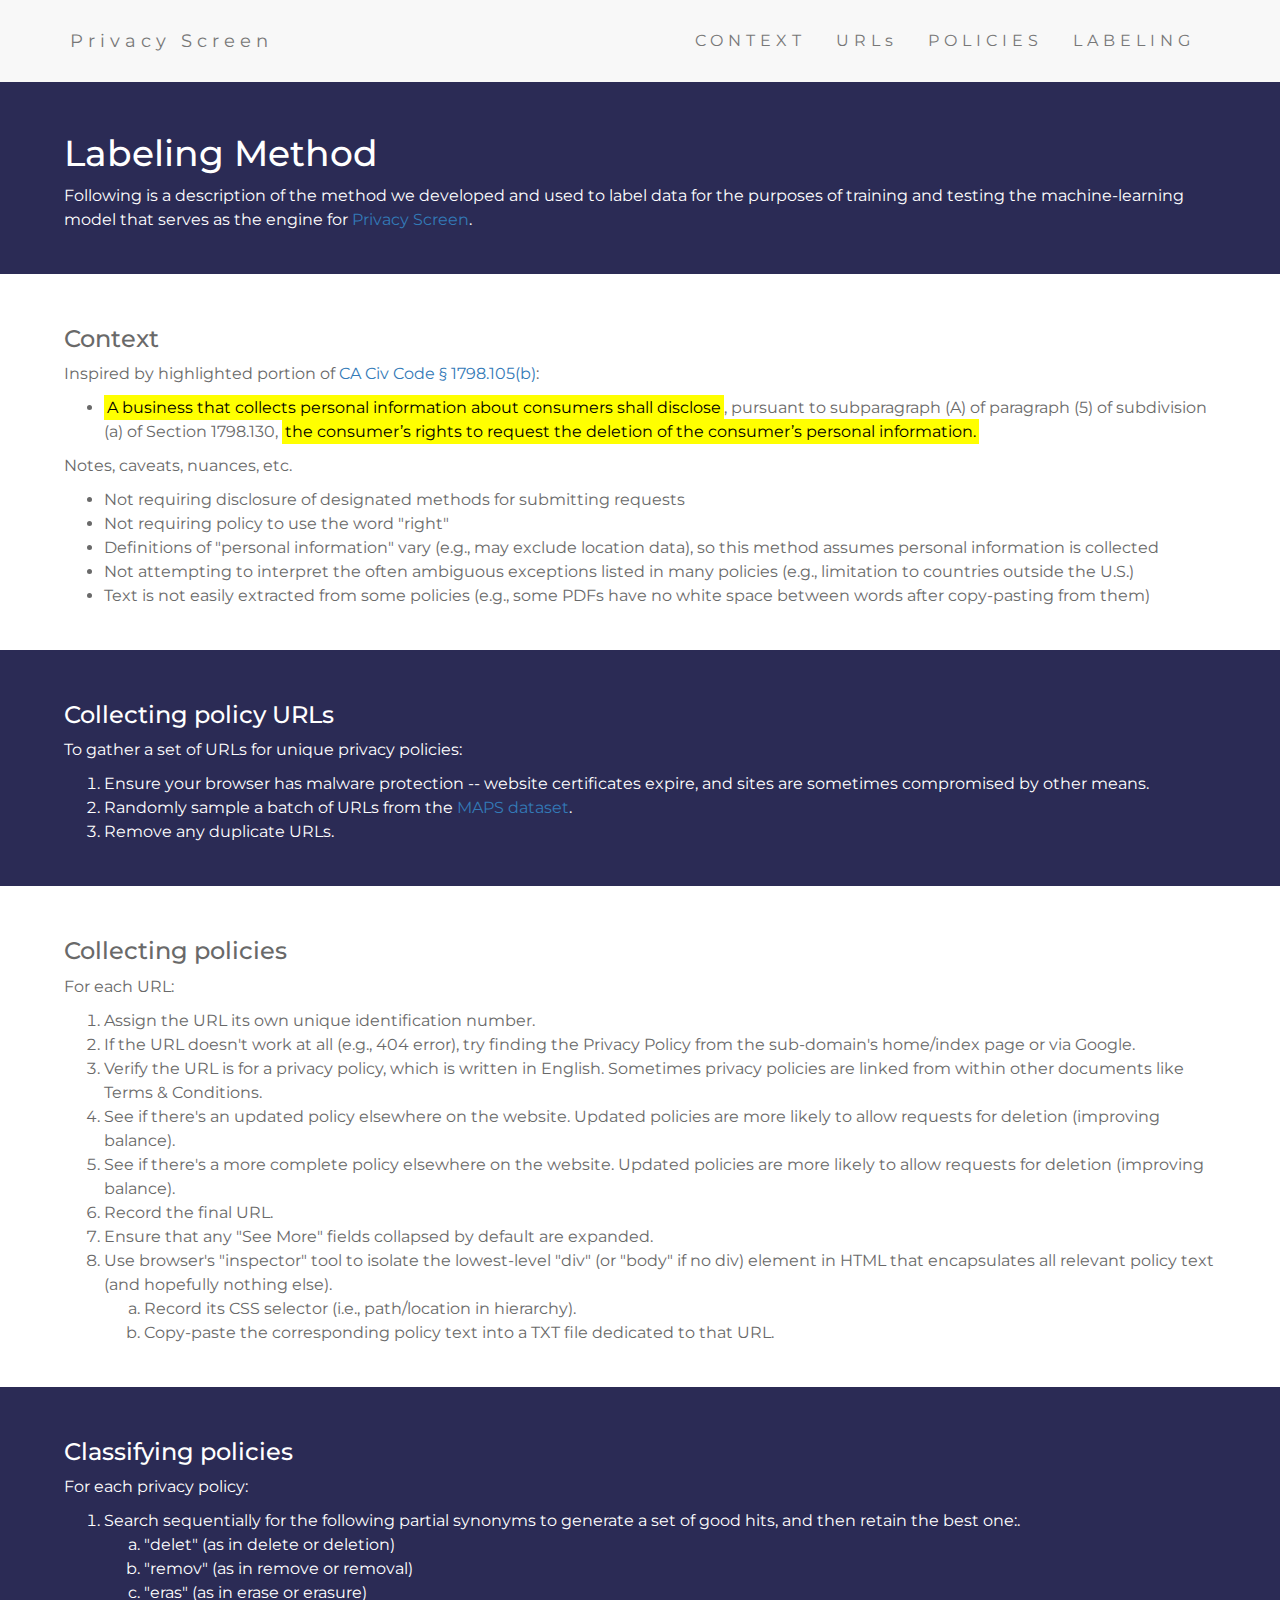
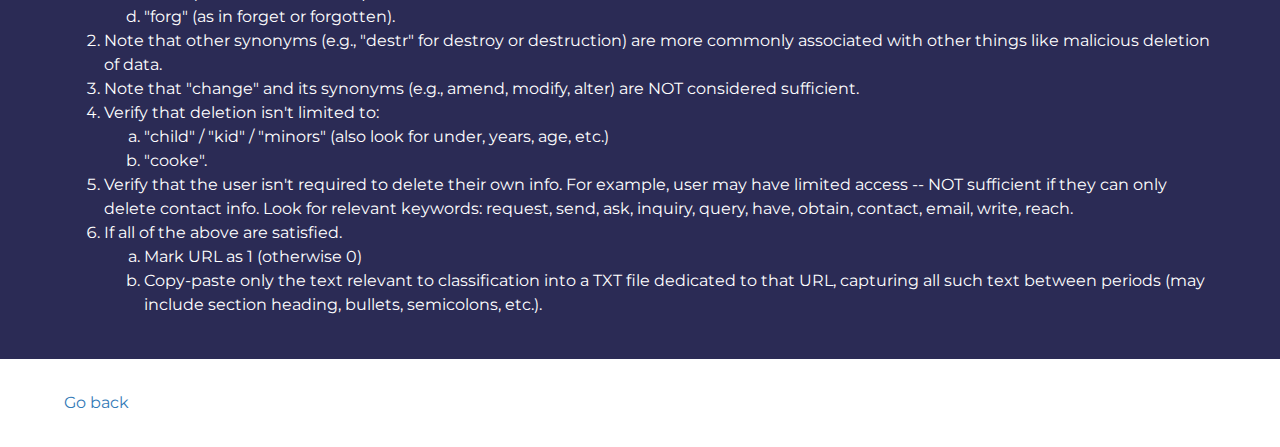
<file: method.html>
<!-- Using Bootstrap 3 (rather than 4) to support IE8-9 -->
<!-- https://www.w3schools.com/bootstrap/default.asp -->
<!-- https://www.w3schools.com/bootstrap/bootstrap_theme_me.asp -->
<!-- https://www.w3schools.com/howto/howto_js_navbar_sticky.asp -->

<!DOCTYPE html>
<html lang="en">

<head>
  <title>Privacy Screen</title>
  <meta charset="utf-8">
  <meta name="viewport" content="width=device-width, initial-scale=1">
  <link rel="stylesheet" href="https://maxcdn.bootstrapcdn.com/bootstrap/3.4.1/css/bootstrap.min.css">
  <link rel="stylesheet" href="https://fonts.googleapis.com/css?family=Montserrat">
  <link rel="stylesheet" href="ps.css" type="text/css">
  <!-- <style>
  </style> -->
</head>

<body>
<nav class="navbar navbar-default">
  <div class="container">
    <div class="navbar-header">
      <button type="button" class="navbar-toggle" data-toggle="collapse" data-target="#myNavbar">
        <span class="icon-bar"></span>
        <span class="icon-bar"></span>
        <span class="icon-bar"></span>
      </button>
      <a class="navbar-brand" href="index.html">Privacy Screen</a>
    </div>
    <div class="collapse navbar-collapse" id="myNavbar">
      <ul class="nav navbar-nav navbar-right">
        <li><a href="#context">CONTEXT</a></li>
        <li><a href="#urls">URLs</a></li>
        <li><a href="#policies">POLICIES</a></li>
        <li><a href="#labeling">LABELING</a></li>
      </ul>
    </div>
  </div>
</nav>

<section id="heading">
  <div class="container-fluid bg-dark text-left">
    <h1 class="margin">Labeling Method</h1>
    <p>Following is a description of the method we developed and used to label data for the purposes of training and testing the machine-learning model that serves as the engine for <a href="http://ccpa-env.eba-fmagdcnc.us-east-2.elasticbeanstalk.com">Privacy Screen</a>.</p>
  </div>
</section>

<section id="context">
  <div class="container-fluid bg-light text-left">
    <h3 class="margin">Context</h3>
    <p>Inspired by highlighted portion of <a href="https://leginfo.legislature.ca.gov/faces/codes_displayText.xhtml?division=3.&part=4.&lawCode=CIV&title=1.81.5.">CA Civ Code § 1798.105(b)</a>:</p>
    <ul>
      <li><mark>A business that collects personal information about consumers shall disclose</mark>, pursuant to subparagraph (A) of paragraph (5) of subdivision (a) of Section 1798.130, <mark>the consumer’s rights to request the deletion of the consumer’s personal information.</mark></li>
    </ul>
    <p>Notes, caveats, nuances, etc.</p>
    <ul>
      <li>Not requiring disclosure of designated methods for submitting requests</li>
      <li>Not requiring policy to use the word "right"</li>
      <li>Definitions of "personal information" vary (e.g., may exclude location data), so this method assumes personal information is collected</li>
      <li>Not attempting to interpret the often ambiguous exceptions listed in many policies (e.g., limitation to countries outside the U.S.)</li>
      <li>Text is not easily extracted from some policies (e.g., some PDFs have no white space between words after copy-pasting from them)</li>
    </ul>
  </div>
</section>

<section id="urls">
  <div class="container-fluid bg-dark text-left">
    <h3 class="margin">Collecting policy URLs</h3>
    <p>To gather a set of URLs for unique privacy policies:</p>
    <ol>
      <li>Ensure your browser has malware protection -- website certificates expire, and sites are sometimes compromised by other means.</li>
      <li>Randomly sample a batch of URLs from the <a href="https://www.usableprivacy.org/data">MAPS dataset</a>.</li>
      <li>Remove any duplicate URLs.</li>
    </ol>
  </div>
</section>

<section id="policies">
  <div class="container-fluid bg-light text-left">
    <h3 class="margin">Collecting policies</h3>
    <p>For each URL:</p>
    <ol>
      <li>Assign the URL its own unique identification number.</li>
      <li>If the URL doesn't work at all (e.g., 404 error), try finding the Privacy Policy from the sub-domain's home/index page or via Google.</li>
      <li>Verify the URL is for a privacy policy, which is written in English. Sometimes privacy policies are linked from within other documents like Terms & Conditions.</li>
      <li>See if there's an updated policy elsewhere on the website. Updated policies are more likely to allow requests for deletion (improving balance).</li>
      <li>See if there's a more complete policy elsewhere on the website. Updated policies are more likely to allow requests for deletion (improving balance).</li>
      <li>Record the final URL.</li>
      <li>Ensure that any "See More" fields collapsed by default are expanded.</li>
      <li>Use browser's "inspector" tool to isolate the lowest-level "div" (or "body" if no div) element in HTML that encapsulates all relevant policy text (and hopefully nothing else).
        <ol type='a'>
          <li>Record its CSS selector (i.e., path/location in hierarchy).</li>
          <li>Copy-paste the corresponding policy text into a TXT file dedicated to that URL.</li>
        </ol>
      </li>
    </ol>
  </div>
</section>

<section id="labeling">
  <div class="container-fluid bg-dark text-left">
    <h3 class="margin">Classifying policies</h3>
    <p>For each privacy policy:</p>
    <ol>
      <li>Search sequentially for the following partial synonyms to generate a set of good hits, and then retain the best one:.
        <ol type='a'>
          <li>"delet" (as in delete or deletion)</li>
          <li>"remov" (as in remove or removal)</li>
          <li>"eras" (as in erase or erasure)</li>
          <li>"forg" (as in forget or forgotten).</li>
        </ol>
      </li>
      <li>Note that other synonyms (e.g., "destr" for destroy or destruction) are more commonly associated with other things like malicious deletion of data.</li>
      <li>Note that "change" and its synonyms (e.g., amend, modify, alter) are NOT considered sufficient.</li>
      <li>Verify that deletion isn't limited to:
        <ol type='a'>
          <li>"child" / "kid" / "minors" (also look for under, years, age, etc.)</li>
          <li>"cooke".</li>
        </ol>
      </li>
      <li>Verify that the user isn't required to delete their own info. For example, user may have limited access -- NOT sufficient if they can only delete contact info. Look for relevant keywords: request, send, ask, inquiry, query, have, obtain, contact, email, write, reach.</li>
      <li>If all of the above are satisfied.
        <ol type="a">
          <li>Mark URL as 1 (otherwise 0)</li>
          <li>Copy-paste only the text relevant to classification into a TXT file dedicated to that URL, capturing all such text between periods (may include section heading, bullets, semicolons, etc.).</li>
        </ol>
      </li>
    </ol>
  </div>
</section>

<div class="container-fluid bg-light text-left">
  <a href="index.html">Go back</a>
</div>

<script src="https://ajax.googleapis.com/ajax/libs/jquery/3.4.1/jquery.min.js"></script>
<script src="https://maxcdn.bootstrapcdn.com/bootstrap/3.4.1/js/bootstrap.min.js"></script>

</body>
</html>
</file>
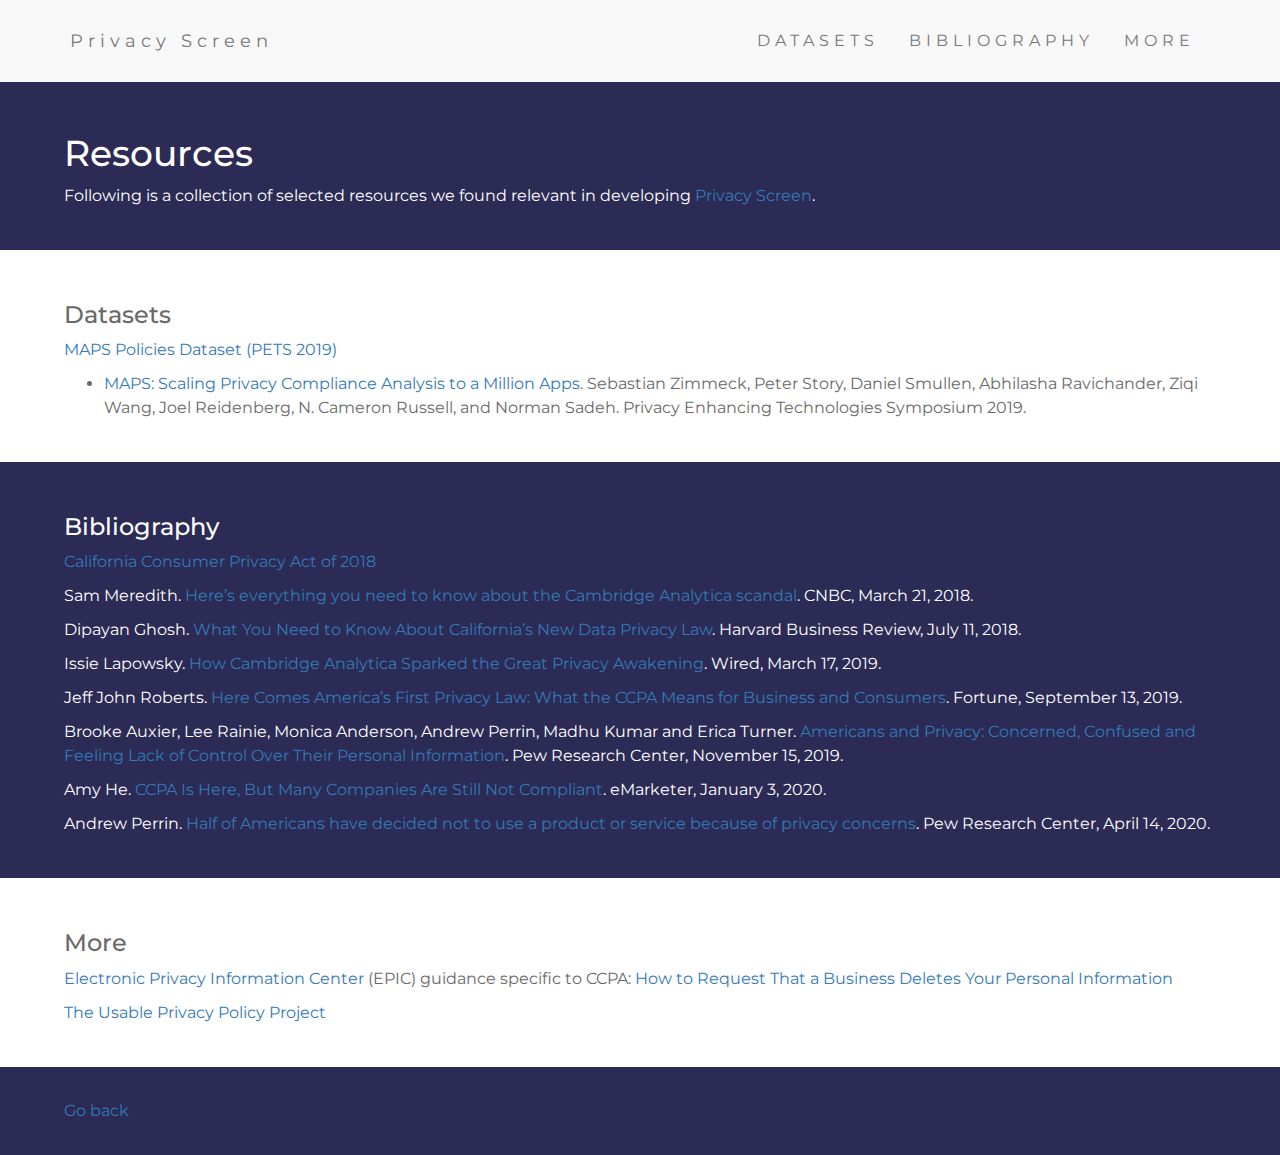
<file: resources.html>
<!-- Using Bootstrap 3 (rather than 4) to support IE8-9 -->
<!-- https://www.w3schools.com/bootstrap/default.asp -->
<!-- https://www.w3schools.com/bootstrap/bootstrap_theme_me.asp -->
<!-- https://www.w3schools.com/howto/howto_js_navbar_sticky.asp -->

<!DOCTYPE html>
<html lang="en">

<head>
  <title>Privacy Screen</title>
  <meta charset="utf-8">
  <meta name="viewport" content="width=device-width, initial-scale=1">
  <link rel="stylesheet" href="https://maxcdn.bootstrapcdn.com/bootstrap/3.4.1/css/bootstrap.min.css">
  <link rel="stylesheet" href="https://fonts.googleapis.com/css?family=Montserrat">
  <link rel="stylesheet" href="ps.css" type="text/css">
  <!-- <style>
  </style> -->
</head>

<body>
<nav class="navbar navbar-default">
  <div class="container">
    <div class="navbar-header">
      <button type="button" class="navbar-toggle" data-toggle="collapse" data-target="#myNavbar">
        <span class="icon-bar"></span>
        <span class="icon-bar"></span>
        <span class="icon-bar"></span>
      </button>
      <a class="navbar-brand" href="index.html">Privacy Screen</a>
    </div>
    <div class="collapse navbar-collapse" id="myNavbar">
      <ul class="nav navbar-nav navbar-right">
        <li><a href="#datasets">DATASETS</a></li>
        <li><a href="#bibliography">BIBLIOGRAPHY</a></li>
        <li><a href="#more">MORE</a></li>
      </ul>
    </div>
  </div>
</nav>

<section id="heading">
  <div class="container-fluid bg-dark text-left">
    <h1 class="margin">Resources</h1>
    <p>Following is a collection of selected resources we found relevant in developing <a href="http://ccpa-env.eba-fmagdcnc.us-east-2.elasticbeanstalk.com">Privacy Screen</a>.</p>
  </div>
</section>

<section id="datasets">
  <div class="container-fluid bg-light text-left">
    <h3 class="margin">Datasets</h3>
    <p><a href="https://www.usableprivacy.org/data/">MAPS Policies Dataset (PETS 2019)</a></p>
    <ul>
      <li><a href="https://www.usableprivacy.org/static/files/popets-2019-maps.pdf">MAPS: Scaling Privacy Compliance Analysis to a Million Apps</a>. Sebastian Zimmeck, Peter Story, Daniel Smullen, Abhilasha Ravichander, Ziqi Wang, Joel Reidenberg, N. Cameron Russell, and Norman Sadeh. Privacy Enhancing Technologies Symposium 2019.</li>
    </ul>
  </div>
</section>

<section id="bibliography">
  <div class="container-fluid bg-dark text-left">
    <h3 class="margin">Bibliography</h3>
    <p><a href="https://leginfo.legislature.ca.gov/faces/codes_displayText.xhtml?division=3.&part=4.&lawCode=CIV&title=1.81.5.">California Consumer Privacy Act of 2018</a></p>
    <p>Sam Meredith. <a href="https://www.cnbc.com/2018/03/21/facebook-cambridge-analytica-scandal-everything-you-need-to-know.html">Here’s everything you need to know about the Cambridge Analytica scandal</a>. CNBC, March 21, 2018.</p>
    <p>Dipayan Ghosh. <a href="https://hbr.org/2018/07/what-you-need-to-know-about-californias-new-data-privacy-law">What You Need to Know About California’s New Data Privacy Law</a>. Harvard Business Review, July 11, 2018.</p>
    <p>Issie Lapowsky. <a href="https://www.wired.com/story/cambridge-analytica-facebook-privacy-awakening/">How Cambridge Analytica Sparked the Great Privacy Awakening</a>. Wired, March 17, 2019.</p>
    <p>Jeff John Roberts. <a href="https://fortune.com/2019/09/13/what-is-ccpa-compliance-california-data-privacy-law/">Here Comes America’s First Privacy Law: What the CCPA Means for Business and Consumers</a>. Fortune, September 13, 2019.</p>
    <p>Brooke Auxier, Lee Rainie, Monica Anderson, Andrew Perrin, Madhu Kumar and Erica Turner. <a href="https://www.pewresearch.org/internet/2019/11/15/americans-and-privacy-concerned-confused-and-feeling-lack-of-control-over-their-personal-information/">Americans and Privacy: Concerned, Confused and Feeling Lack of Control Over Their Personal Information</a>. Pew Research Center, November 15, 2019.</p>
    <p>Amy He. <a href="https://www.emarketer.com/content/with-ccpa-days-away-many-companies-are-still-not-compliant">CCPA Is Here, But Many Companies Are Still Not Compliant</a>. eMarketer, January 3, 2020.</p>
    <p>Andrew Perrin. <a href="https://www.pewresearch.org/fact-tank/2020/04/14/half-of-americans-have-decided-not-to-use-a-product-or-service-because-of-privacy-concerns/">Half of Americans have decided not to use a product or service because of privacy concerns</a>. Pew Research Center, April 14, 2020.</p>
  </div>
</section>

<section id="more">
  <div class="container-fluid bg-light text-left">
    <h3 class="margin">More</h3>
    <p><a href="https://epic.org/">Electronic Privacy Information Center</a> (EPIC) guidance specific to CCPA: <a href="https://epic.org/ccpa/#delete">How to Request That a Business Deletes Your Personal Information</a></p>
    <p><a href="https://www.usableprivacy.org/">The Usable Privacy Policy Project</a></p>
  </div>
</section>

<div class="container-fluid bg-dark text-left">
  <a href="index.html">Go back</a>
</div>

<script src="https://ajax.googleapis.com/ajax/libs/jquery/3.4.1/jquery.min.js"></script>
<script src="https://maxcdn.bootstrapcdn.com/bootstrap/3.4.1/js/bootstrap.min.js"></script>

</body>
</html>
</file>
<file: ps.css>
body {
  font: 16px Montserrat, sans-serif;
  line-height: 1.5;
}
p {font-size: 16px;}
/* a:link {
  color: midnightblue;
} */
mark {
background-color: yellow;
}
/* .margin {margin-bottom: 45px;} */
/* https://www.w3schools.com/colors/colors_picker.asp */
.bg-dark {
  background-color: hsl(240, 33%, 25%);
  color: white;
}
.bg-light {
  background-color: white;
  color: dimgray;
}
.container-fluid {
  padding-top: 32px;
  padding-bottom: 32px;
  padding-left: 64px;
  padding-right: 64px;
}
.navbar {
  padding-top: 16px;
  padding-bottom: 16px;
  border: 0;
  border-radius: 0;
  margin-bottom: 0;
  font-size: 16px;
  letter-spacing: 5px;
}
/* .navbar-nav  li a:hover {
  color: red;
} */
</file>
